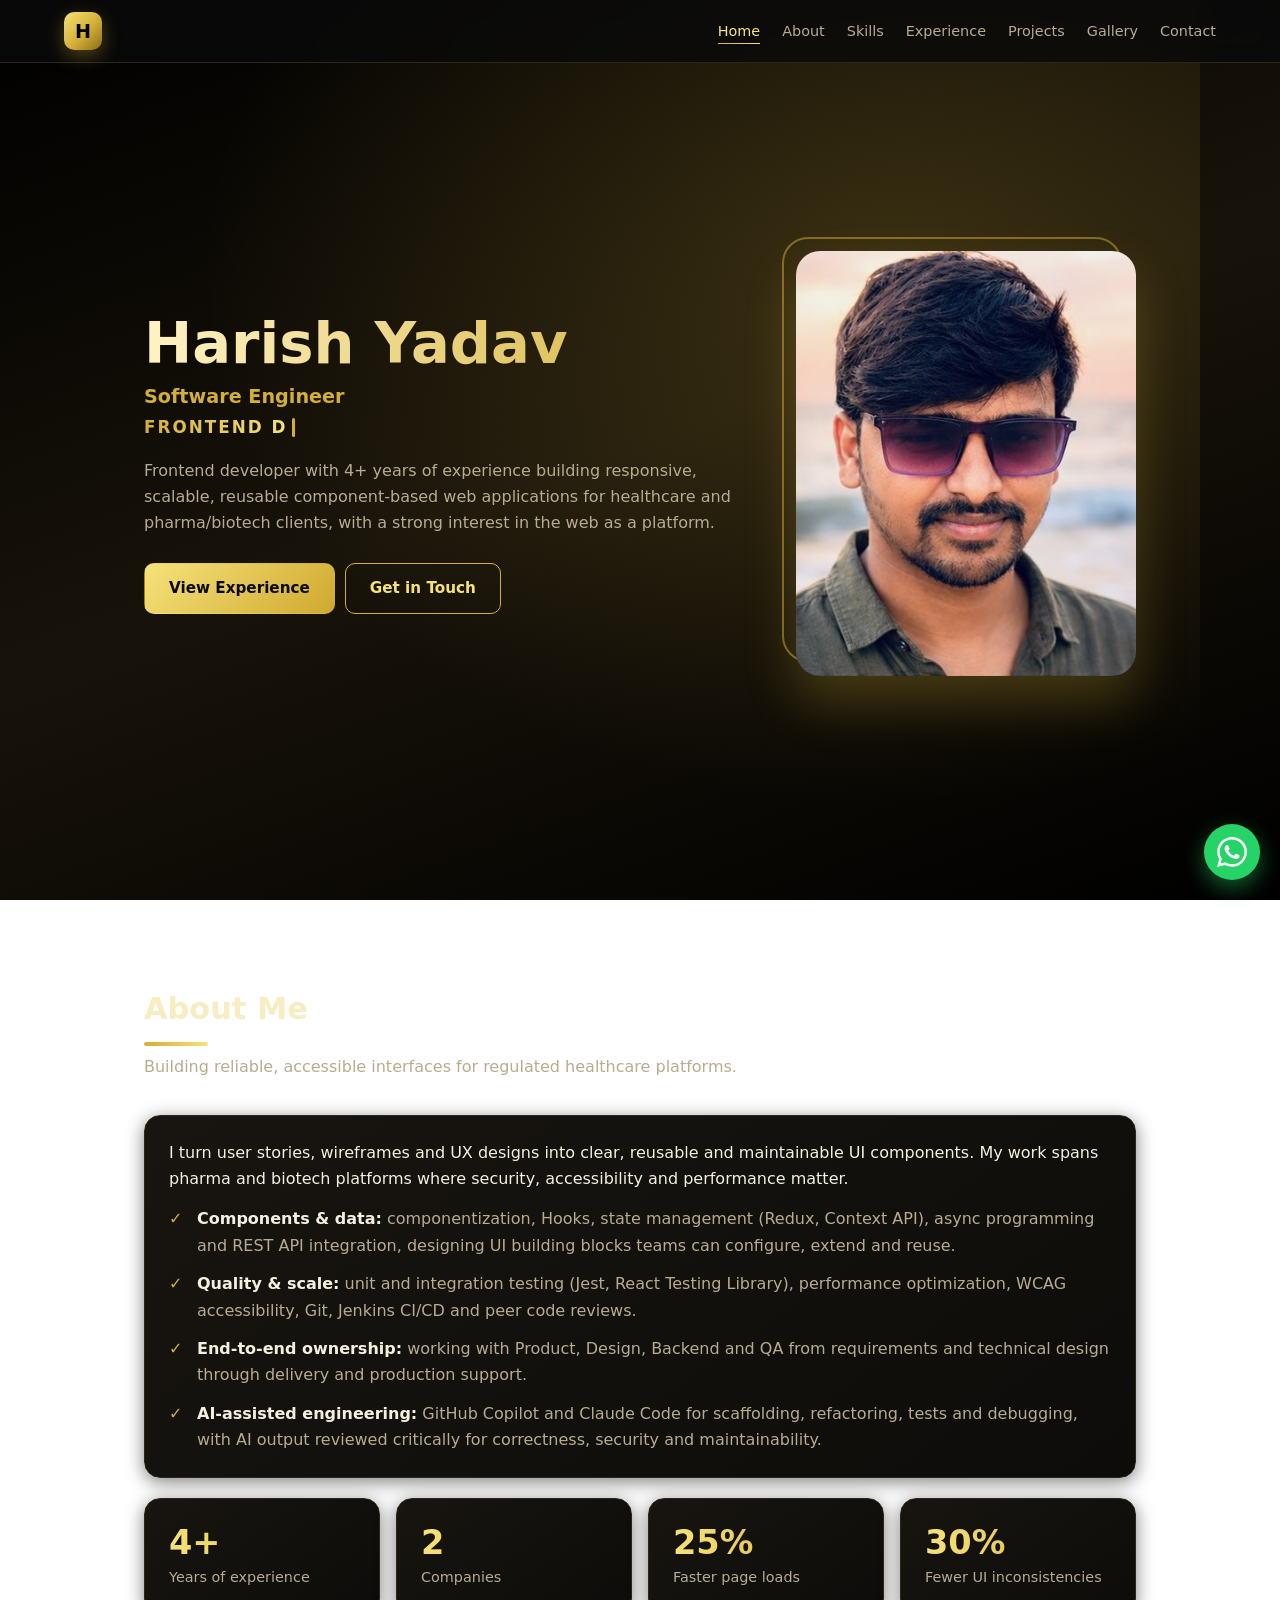
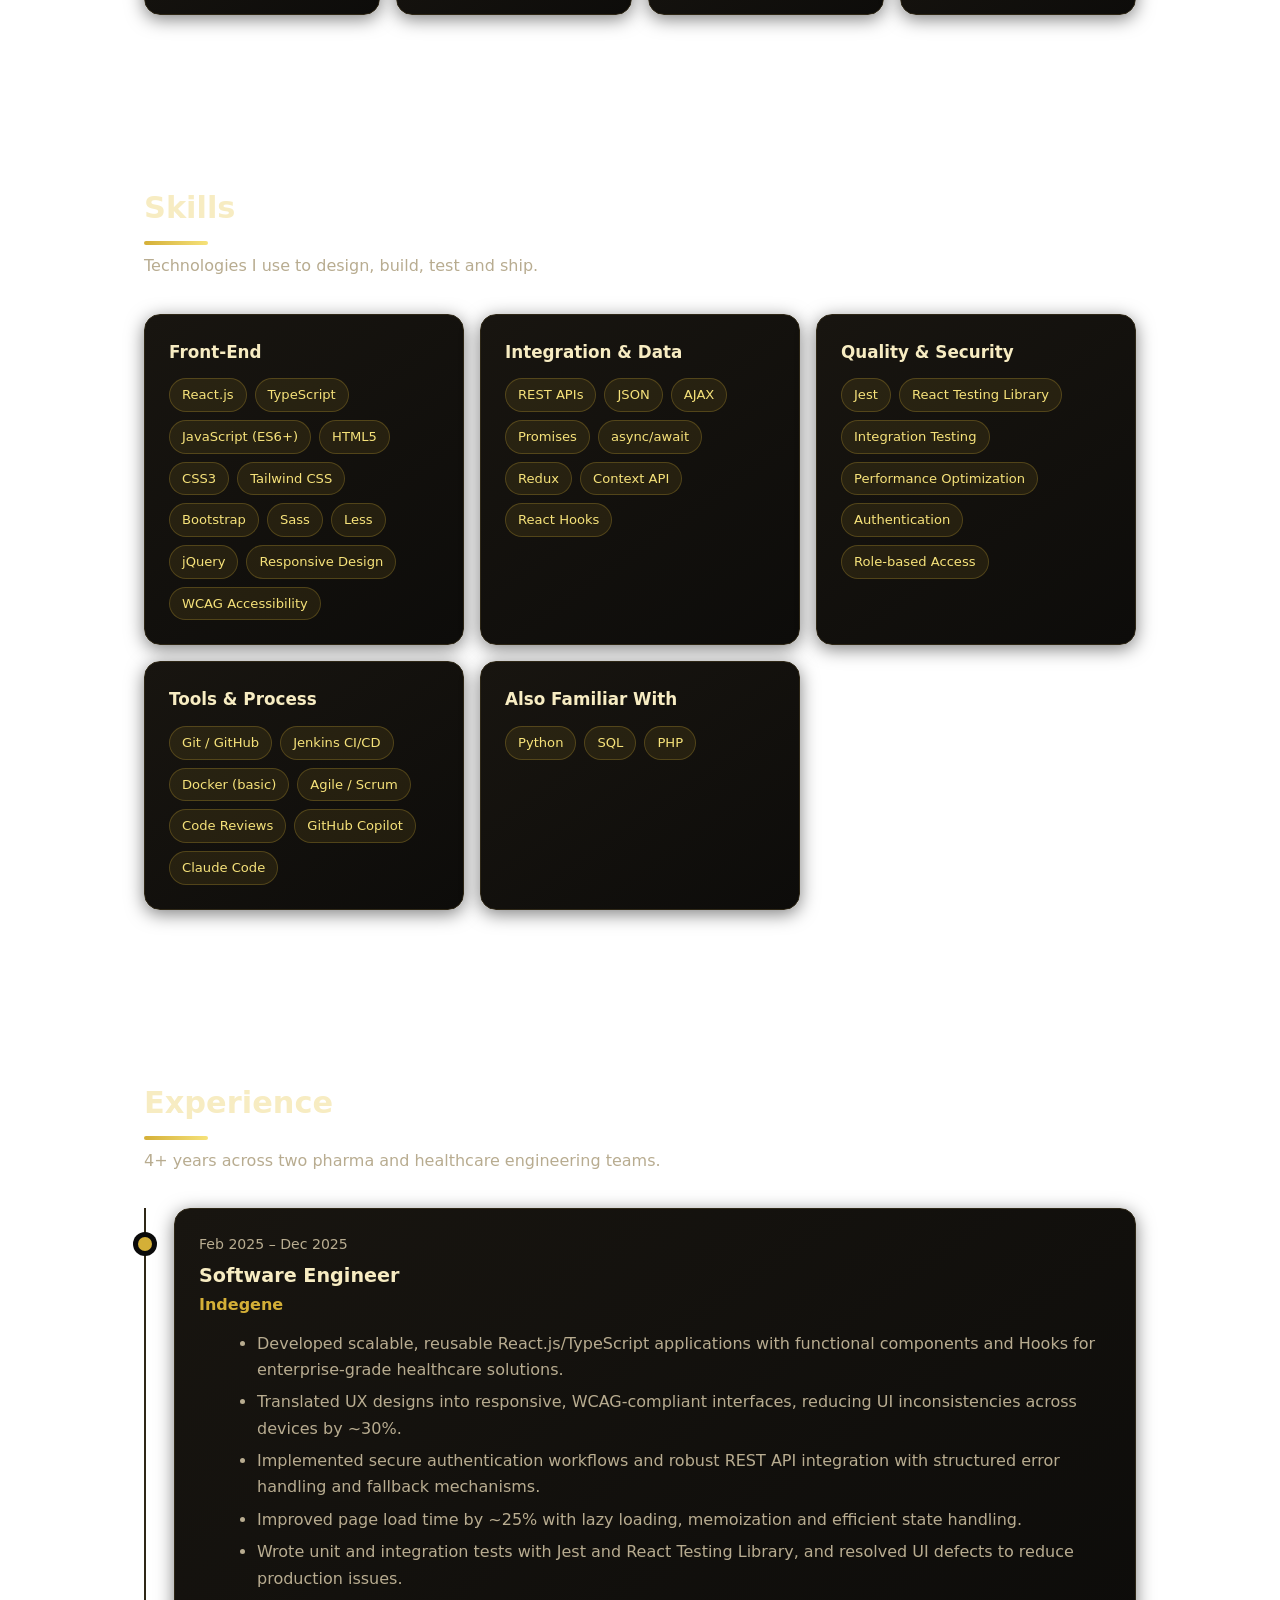
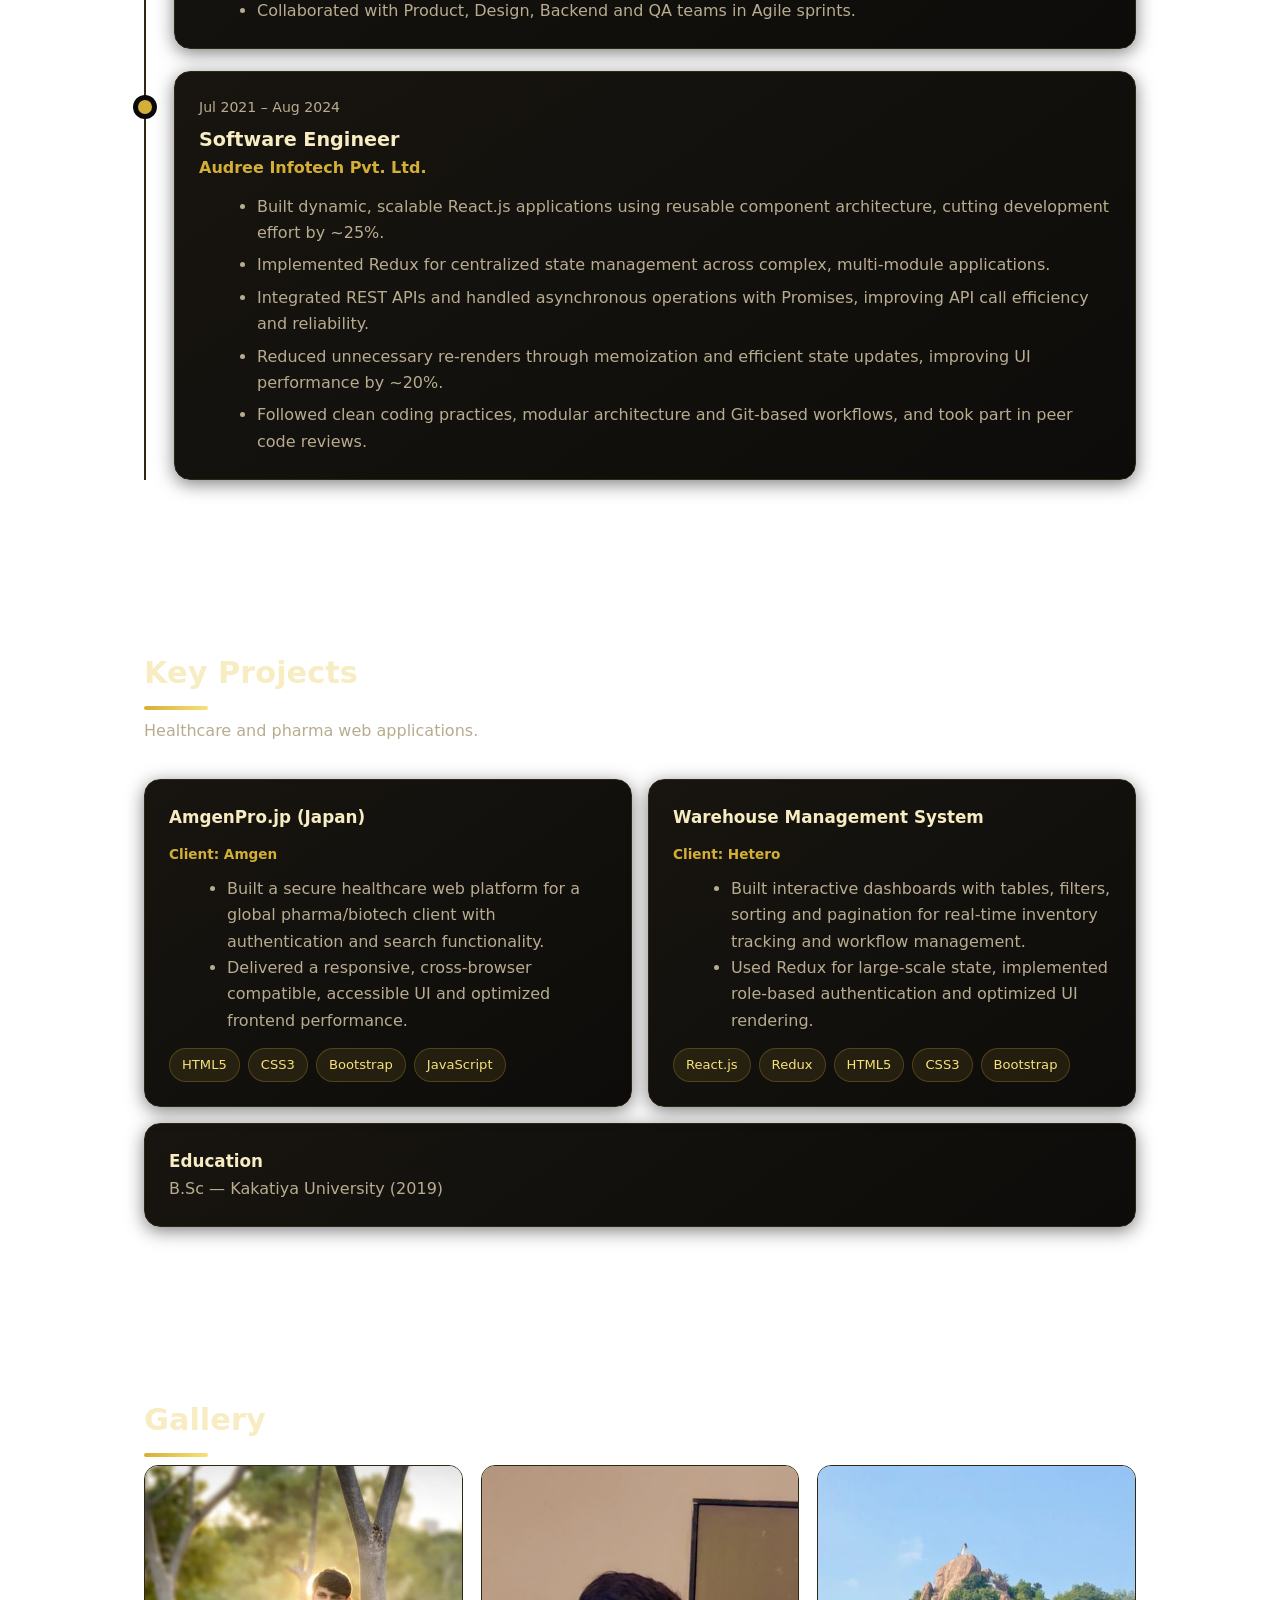
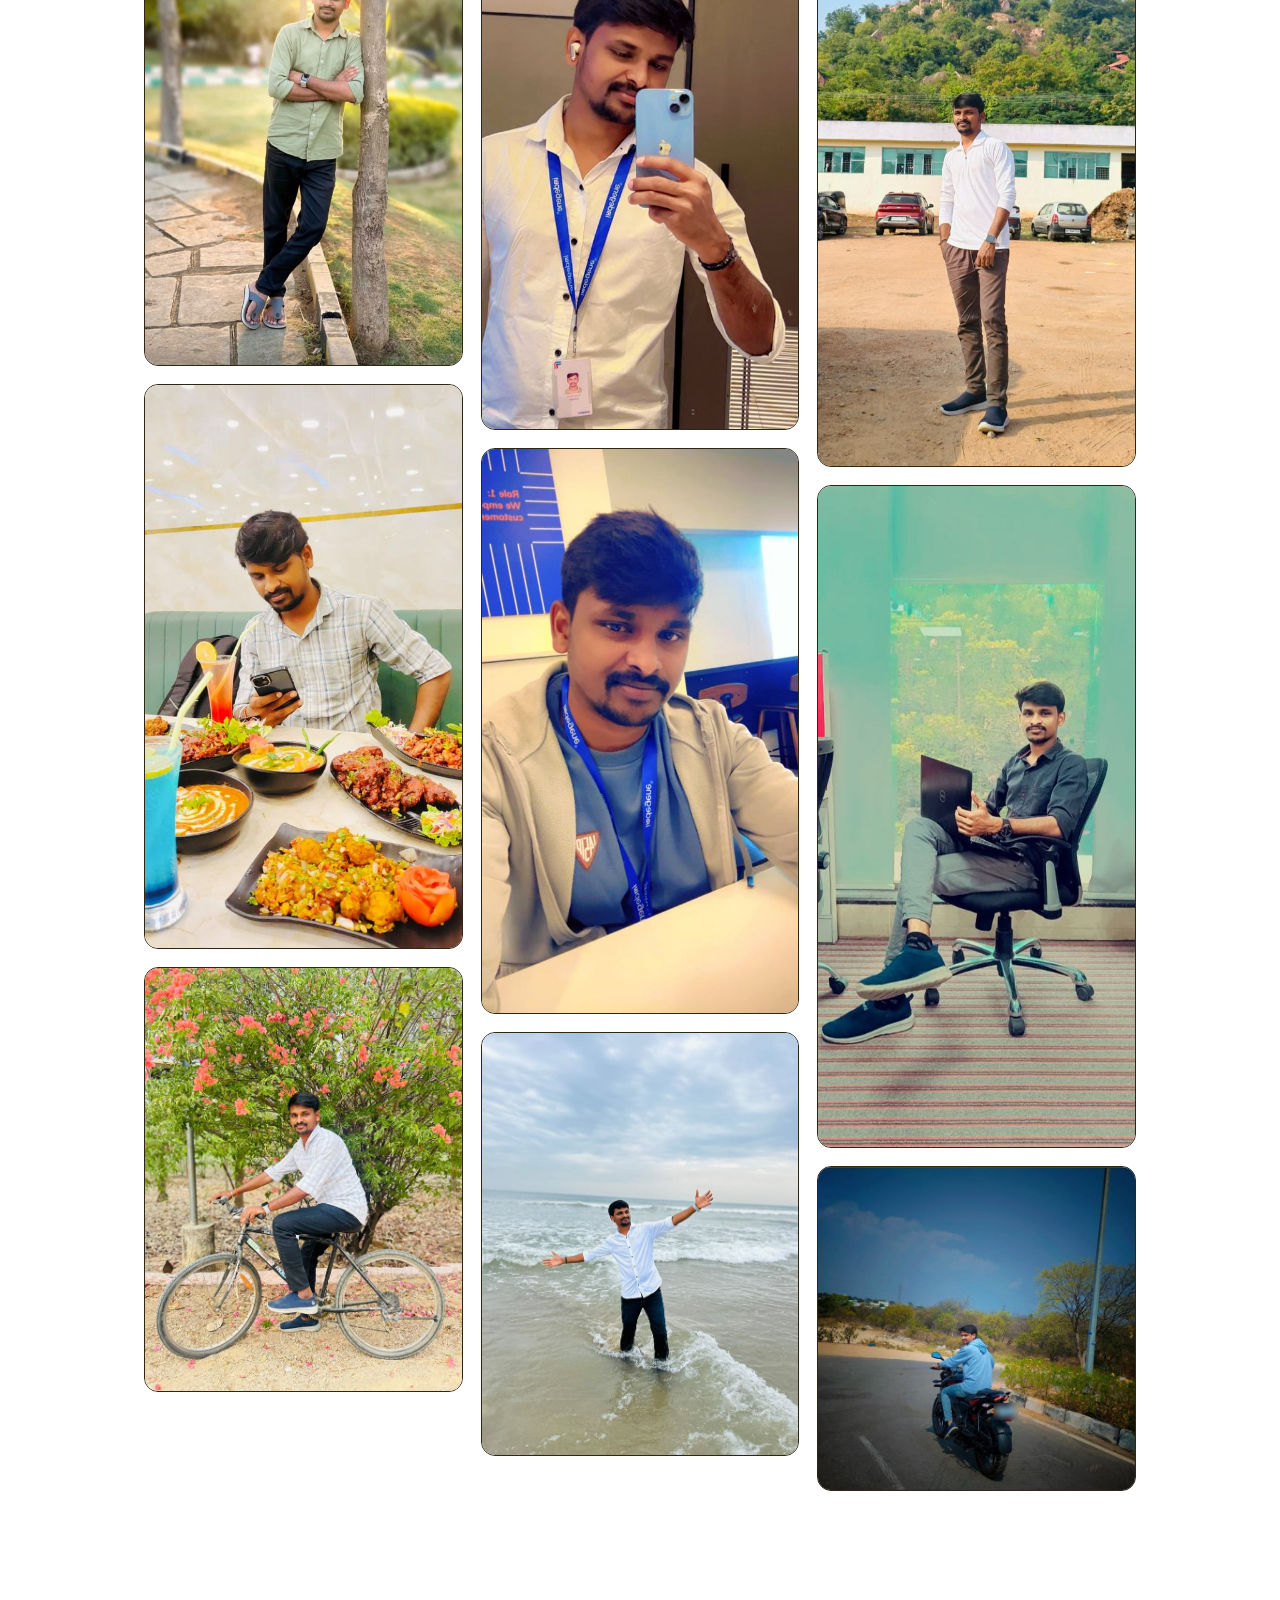
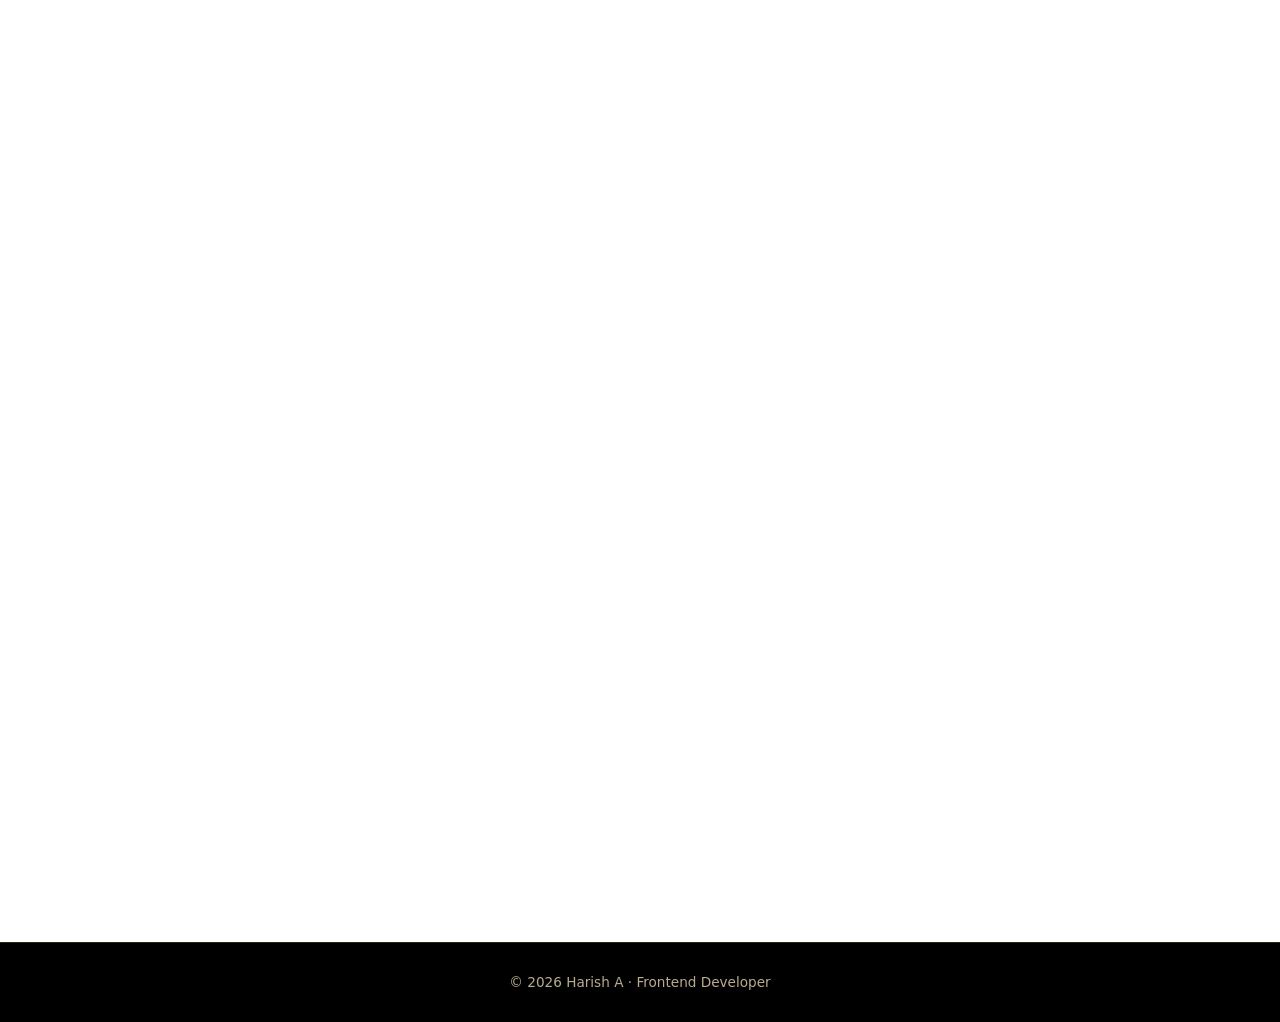
<file: index.html>
<!DOCTYPE html>
<html lang="en">

<head>
    <meta charset="utf-8">
    <meta name="viewport" content="width=device-width, initial-scale=1, viewport-fit=cover">
    <title>Harish Yadav</title>
  <link rel="stylesheet"href="style.css">
</head>

<body>
    <div id="pg"></div>
    <nav><a class="hl" href="#home" aria-label="Home">H</a>
        <ul>
            <li><a href="#home">Home</a></li>
            <li><a href="#about">About</a></li>
            <li><a href="#skills">Skills</a></li>
            <li><a href="#experience">Experience</a></li>
            <li><a href="#projects">Projects</a></li>
            <li><a href="#gallery">Gallery</a></li>
            <li><a href="#contact">Contact</a></li>
        </ul><button class="mb" type="button" aria-label="Open menu"
            aria-expanded="false"><i></i><i></i><i></i></button>
    </nav>

    <section id="home">
        <div class="ht rv">
            <h1>Harish Yadav</h1>
            <div class="role">Software Engineer</div>
           <!-- <div class="role">React.js &amp; TypeScript · Healthcare &amp; Enterprise Applications</div>-->
            <div class="eyebrow"><span id="ty">Frontend Developer</span><i class="cur"></i></div>
            <p>Frontend developer with 4+ years of experience building responsive, scalable, reusable component-based
                web applications for healthcare and pharma/biotech clients, with a strong interest in the web as a
                platform.</p>
            <a class="btn p" href="#experience">View Experience</a><a class="btn s" href="#contact">Get in Touch</a>
        </div>
        <div class="ph rv"><img
                src="[data-uri]"
                alt="Harish A"></div>
    </section>

    <section id="about">
        <h2 class="rv">About Me</h2>
        <p class="sub rv">Building reliable, accessible interfaces for regulated healthcare platforms.</p>
        <div class="card about rv">
            <div>
                <p>I turn user stories, wireframes and UX designs into clear, reusable and maintainable UI components.
                    My work spans pharma and biotech platforms where security, accessibility and performance matter.</p>
                <ul class="chk">
                    <li><b>Components &amp; data:</b> componentization, Hooks, state management (Redux, Context API),
                        async programming and REST API integration, designing UI building blocks teams can configure,
                        extend and reuse.</li>
                    <li><b>Quality &amp; scale:</b> unit and integration testing (Jest, React Testing Library),
                        performance optimization, WCAG accessibility, Git, Jenkins CI/CD and peer code reviews.</li>
                    <li><b>End-to-end ownership:</b> working with Product, Design, Backend and QA from requirements and
                        technical design through delivery and production support.</li>
                    <li><b>AI-assisted engineering:</b> GitHub Copilot and Claude Code for scaffolding, refactoring,
                        tests and debugging, with AI output reviewed critically for correctness, security and
                        maintainability.</li>
                </ul>
            </div>
        </div>
        <div class="stats">
            <div class="card stat rv"><b data-n="4" data-s="+">0</b><span>Years of experience</span></div>
            <div class="card stat rv" style="--d:.1s"><b data-n="2">0</b><span>Companies</span></div>
            <div class="card stat rv" style="--d:.2s"><b data-n="25" data-s="%">0</b><span>Faster page loads</span>
            </div>
            <div class="card stat rv" style="--d:.3s"><b data-n="30" data-s="%">0</b><span>Fewer UI
                    inconsistencies</span></div>
        </div>
    </section>

    <section id="skills">
        <h2 class="rv">Skills</h2>
        <p class="sub rv">Technologies I use to design, build, test and ship.</p>
        <div class="sg">
            <div class="card rv">
                <h3>Front-End</h3>
                <div class="tags"><span>React.js</span><span>TypeScript</span><span>JavaScript
                        (ES6+)</span><span>HTML5</span><span>CSS3</span><span>Tailwind
                        CSS</span><span>Bootstrap</span><span>Sass</span><span>Less</span><span>jQuery</span><span>Responsive
                        Design</span><span>WCAG Accessibility</span></div>
            </div>
            <div class="card rv" style="--d:.1s">
                <h3>Integration &amp; Data</h3>
                <div class="tags"><span>REST
                        APIs</span><span>JSON</span><span>AJAX</span><span>Promises</span><span>async/await</span><span>Redux</span><span>Context
                        API</span><span>React Hooks</span></div>
            </div>
            <div class="card rv" style="--d:.2s">
                <h3>Quality &amp; Security</h3>
                <div class="tags"><span>Jest</span><span>React Testing Library</span><span>Integration
                        Testing</span><span>Performance Optimization</span><span>Authentication</span><span>Role-based
                        Access</span></div>
            </div>
            <div class="card rv" style="--d:.3s">
                <h3>Tools &amp; Process</h3>
                <div class="tags"><span>Git / GitHub</span><span>Jenkins CI/CD</span><span>Docker
                        (basic)</span><span>Agile / Scrum</span><span>Code Reviews</span><span>GitHub
                        Copilot</span><span>Claude Code</span></div>
            </div>
            <div class="card rv" style="--d:.4s">
                <h3>Also Familiar With</h3>
                <div class="tags"><span>Python</span><span>SQL</span><span>PHP</span></div>
            </div>
        </div>
    </section>

    <section id="experience">
        <h2 class="rv">Experience</h2>
        <p class="sub rv">4+ years across two pharma and healthcare engineering teams.</p>
        <div class="tl">
            <div class="card rv"><span class="when">Feb 2025 – Dec 2025</span>
                <h3>Software Engineer</h3>
                <div class="co">Indegene</div>
                <ul>
                    <li>Developed scalable, reusable React.js/TypeScript applications with functional components and
                        Hooks for enterprise-grade healthcare solutions.</li>
                    <li>Translated UX designs into responsive, WCAG-compliant interfaces, reducing UI inconsistencies
                        across devices by ~30%.</li>
                    <li>Implemented secure authentication workflows and robust REST API integration with structured
                        error handling and fallback mechanisms.</li>
                    <li>Improved page load time by ~25% with lazy loading, memoization and efficient state handling.
                    </li>
                    <li>Wrote unit and integration tests with Jest and React Testing Library, and resolved UI defects to
                        reduce production issues.</li>
                    <li>Collaborated with Product, Design, Backend and QA teams in Agile sprints.</li>
                </ul>
            </div>
            <div class="card rv"><span class="when">Jul 2021 – Aug 2024</span>
                <h3>Software Engineer</h3>
                <div class="co">Audree Infotech Pvt. Ltd.</div>
                <ul>
                    <li>Built dynamic, scalable React.js applications using reusable component architecture, cutting
                        development effort by ~25%.</li>
                    <li>Implemented Redux for centralized state management across complex, multi-module applications.
                    </li>
                    <li>Integrated REST APIs and handled asynchronous operations with Promises, improving API call
                        efficiency and reliability.</li>
                    <li>Reduced unnecessary re-renders through memoization and efficient state updates, improving UI
                        performance by ~20%.</li>
                    <li>Followed clean coding practices, modular architecture and Git-based workflows, and took part in
                        peer code reviews.</li>
                </ul>
            </div>
        </div>
    </section>

    <section id="projects">
        <h2 class="rv">Key Projects</h2>
        <p class="sub rv">Healthcare and pharma web applications.</p>
        <div class="pj">
            <div class="card rv">
                <h3>AmgenPro.jp (Japan)</h3>
                <div class="cl">Client: Amgen</div>
                <ul>
                    <li>Built a secure healthcare web platform for a global pharma/biotech client with authentication
                        and search functionality.</li>
                    <li>Delivered a responsive, cross-browser compatible, accessible UI and optimized frontend
                        performance.</li>
                </ul>
                <div class="tags"><span>HTML5</span><span>CSS3</span><span>Bootstrap</span><span>JavaScript</span></div>
            </div>
            <div class="card rv" style="--d:.1s">
                <h3>Warehouse Management System</h3>
                <div class="cl">Client: Hetero</div>
                <ul>
                    <li>Built interactive dashboards with tables, filters, sorting and pagination for real-time
                        inventory tracking and workflow management.</li>
                    <li>Used Redux for large-scale state, implemented role-based authentication and optimized UI
                        rendering.</li>
                </ul>
                <div class="tags">
                    <span>React.js</span><span>Redux</span><span>HTML5</span><span>CSS3</span><span>Bootstrap</span>
                </div>
            </div>
        </div>
        <div class="card rv" style="margin-top:16px">
            <h3 style="color:var(--navy);font-size:1.05rem">Education</h3>
            <p style="color:var(--muted)">B.Sc — Kakatiya University (2019)</p>
        </div>
    </section>

    <section id="gallery">
        <h2 class="rv">Gallery</h2>
        <div class="gal">
            <figure class="rv" style="--d:0.00s"><img src="img/1.jfif" alt="Harish A" loading="lazy"></figure>
            <figure class="rv" style="--d:0.15s"><img src="img/2.jfif"alt="Harish A" loading="lazy"></figure>
            <figure class="rv" style="--d:0.30s"><img src="img/3.jfif"alt="Side profile in an orange tee" loading="lazy"></figure>
            <figure class="rv" style="--d:0.00s"><img src="img/4.jfif" alt="Night walk on the bridge" loading="lazy"></figure>
            <figure class="rv" style="--d:0.15s"><img src="img/5.jfif"alt="Dinner with friends" loading="lazy"></figure>
            <figure class="rv" style="--d:0.30s"><img src="img/6.jfif"alt="At the office" loading="lazy"></figure>
            <figure class="rv" style="--d:0.00s"><img src="img/7.jfif"alt="Standing in front of a hill" loading="lazy"></figure>
            <figure class="rv" style="--d:0.15s"><img src="img/8.jfif" alt="On a bicycle among flowers" loading="lazy"></figure>
            <figure class="rv" style="--d:0.30s"><img src="img/9.jfif" alt="At the beach" loading="lazy"></figure>
            <figure class="rv" style="--d:0.00s"><img src="img/10.jfif" alt="Out on a ride" loading="lazy"></figure>
            <figure class="rv" style="--d:0.15s"><img src="img/11.jfif"  alt="Working at my desk" loading="lazy"></figure>
        </div>
    </section>

    <section id="contact">
        <h2 class="rv">Contact</h2>
        <p class="sub rv">Open to Frontend / React.js roles in healthcare and beyond.</p>
        <div class="cg"><a class="card cc rv" href="tel:+919949825374"><svg viewBox="0 0 24 24" width="26" height="26"
                    fill="currentColor" aria-hidden="true">
                    <path
                        d="M6.6 10.8a15 15 0 006.6 6.6l2.2-2.2a1 1 0 011-.25 11.4 11.4 0 003.6.6 1 1 0 011 1V20a1 1 0 01-1 1A17 17 0 013 4a1 1 0 011-1h3.5a1 1 0 011 1c0 1.25.2 2.45.6 3.6a1 1 0 01-.25 1z" />
                </svg><span><b>Phone</b>9949825374</span></a><a class="card cc rv"
                href="mailto:harishavula3214@gmail.com"><svg viewBox="0 0 24 24" width="26" height="26"
                    fill="currentColor" aria-hidden="true">
                    <path
                        d="M20 4H4a2 2 0 00-2 2v12a2 2 0 002 2h16a2 2 0 002-2V6a2 2 0 00-2-2zm0 4l-8 5-8-5V6l8 5 8-5v2z" />
                </svg><span><b>Email</b>harishavula3214@gmail.com</span></a><a class="card cc rv"
                href="https://www.linkedin.com/in/harish-a-6782b31a3" target="_blank" rel="noopener"><svg
                    viewBox="0 0 24 24" width="26" height="26" fill="currentColor" aria-hidden="true">
                    <path
                        d="M20.447 20.452h-3.554v-5.569c0-1.328-.027-3.037-1.852-3.037-1.853 0-2.136 1.445-2.136 2.939v5.667H9.351V9h3.414v1.561h.046c.477-.9 1.637-1.85 3.37-1.85 3.601 0 4.267 2.37 4.267 5.455v6.286zM5.337 7.433a2.062 2.062 0 01-2.063-2.065 2.064 2.064 0 112.063 2.065zm1.782 13.019H3.555V9h3.564v11.452zM22.225 0H1.771C.792 0 0 .774 0 1.729v20.542C0 23.227.792 24 1.771 24h20.451C23.2 24 24 23.227 24 22.271V1.729C24 .774 23.2 0 22.222 0h.003z" />
                </svg><span><b>LinkedIn</b>harish-a-6782b31a3</span></a><a class="card cc wa rv"
                href="https://wa.me/919949825374" target="_blank" rel="noopener"><svg viewBox="0 0 24 24" width="26"
                    height="26" fill="currentColor" aria-hidden="true">
                    <path
                        d="M17.472 14.382c-.297-.149-1.758-.867-2.03-.967-.273-.099-.471-.148-.67.15-.197.297-.767.966-.94 1.164-.173.199-.347.223-.644.075-.297-.15-1.255-.463-2.39-1.475-.883-.788-1.48-1.761-1.653-2.059-.173-.297-.018-.458.13-.606.134-.133.298-.347.446-.52.149-.174.198-.298.298-.497.099-.198.05-.371-.025-.52-.075-.149-.669-1.612-.916-2.207-.242-.579-.487-.5-.669-.51-.173-.008-.371-.01-.57-.01-.198 0-.52.074-.792.372-.272.297-1.04 1.016-1.04 2.479 0 1.462 1.065 2.875 1.213 3.074.149.198 2.096 3.2 5.077 4.487.709.306 1.262.489 1.694.625.712.227 1.36.195 1.871.118.571-.085 1.758-.719 2.006-1.413.248-.694.248-1.289.173-1.413-.074-.124-.272-.198-.57-.347m-5.421 7.403h-.004a9.87 9.87 0 01-5.031-1.378l-.361-.214-3.741.982.998-3.648-.235-.374a9.86 9.86 0 01-1.51-5.26c.001-5.45 4.436-9.884 9.888-9.884 2.64 0 5.122 1.03 6.988 2.898a9.825 9.825 0 012.893 6.994c-.003 5.45-4.437 9.884-9.885 9.884m8.413-18.297A11.815 11.815 0 0012.05 0C5.495 0 .16 5.335.157 11.892c0 2.096.547 4.142 1.588 5.945L.057 24l6.305-1.654a11.882 11.882 0 005.683 1.448h.005c6.554 0 11.89-5.335 11.893-11.893a11.821 11.821 0 00-3.48-8.413z" />
                </svg><span><b>WhatsApp</b>Chat with me</span></a></div>
        <button class="btn p rv" id="rbtn" type="button"><svg viewBox="0 0 24 24" width="18" height="18"
                style="vertical-align:-3px" fill="currentColor" aria-hidden="true">
                <path d="M5 20h14v-2H5v2zM19 9h-4V3H9v6H5l7 7 7-7z" />
            </svg> Download Resume</button>
    </section>
    <a class="fab" href="https://wa.me/919949825374" target="_blank" rel="noopener" aria-label="Chat on WhatsApp"><svg
            viewBox="0 0 24 24" width="30" height="30" fill="currentColor" aria-hidden="true">
            <path
                d="M17.472 14.382c-.297-.149-1.758-.867-2.03-.967-.273-.099-.471-.148-.67.15-.197.297-.767.966-.94 1.164-.173.199-.347.223-.644.075-.297-.15-1.255-.463-2.39-1.475-.883-.788-1.48-1.761-1.653-2.059-.173-.297-.018-.458.13-.606.134-.133.298-.347.446-.52.149-.174.198-.298.298-.497.099-.198.05-.371-.025-.52-.075-.149-.669-1.612-.916-2.207-.242-.579-.487-.5-.669-.51-.173-.008-.371-.01-.57-.01-.198 0-.52.074-.792.372-.272.297-1.04 1.016-1.04 2.479 0 1.462 1.065 2.875 1.213 3.074.149.198 2.096 3.2 5.077 4.487.709.306 1.262.489 1.694.625.712.227 1.36.195 1.871.118.571-.085 1.758-.719 2.006-1.413.248-.694.248-1.289.173-1.413-.074-.124-.272-.198-.57-.347m-5.421 7.403h-.004a9.87 9.87 0 01-5.031-1.378l-.361-.214-3.741.982.998-3.648-.235-.374a9.86 9.86 0 01-1.51-5.26c.001-5.45 4.436-9.884 9.888-9.884 2.64 0 5.122 1.03 6.988 2.898a9.825 9.825 0 012.893 6.994c-.003 5.45-4.437 9.884-9.885 9.884m8.413-18.297A11.815 11.815 0 0012.05 0C5.495 0 .16 5.335.157 11.892c0 2.096.547 4.142 1.588 5.945L.057 24l6.305-1.654a11.882 11.882 0 005.683 1.448h.005c6.554 0 11.89-5.335 11.893-11.893a11.821 11.821 0 00-3.48-8.413z" />
        </svg></a>
    <footer>© 2026 Harish A · Frontend Developer</footer>

<script src="script.js"></script>
</body>

</html>
</file>
<file: style.css>
:root {
            --bg: #0a0a0a;
            --card: #141210;
            --text: #f5efe0;
            --muted: #b8ac90;
            --a: #d4af37;
            --a2: #f6e27a;
            --line: #2e2716;
            --navy: #f7ecc2;
            box-sizing: border-box;
            padding-top: env(safe-area-inset-top, 0px);
            padding-bottom: env(safe-area-inset-bottom, 0px)
        }

        * {
            box-sizing: border-box;
            margin: 0
        }

        html {
            scroll-behavior: smooth;
            scroll-padding-top: 72px
        }

        body {
            background: var(--bg);
            color: var(--text);
            font-family: system-ui, -apple-system, "Segoe UI", Roboto, Helvetica, Arial, sans-serif;
            line-height: 1.65;
            overflow-x: hidden
        }

        #pg {
            position: fixed;
            top: 0;
            left: 0;
            height: 3px;
            width: 0;
            z-index: 30;
            background: linear-gradient(90deg, var(--a), var(--a2))
        }

        nav {
            position: fixed;
            top: 0;
            left: 0;
            right: 0;
            z-index: 20;
            display: flex;
            justify-content: space-between;
            align-items: center;
            gap: 16px;
            padding: 12px 5vw;
            padding-top: calc(12px + env(safe-area-inset-top, 0px));
            background: rgba(10, 10, 10, .85);
            backdrop-filter: blur(10px);
            border-bottom: 1px solid var(--line)
        }

        .hl {
            display: grid;
            place-items: center;
            flex: none;
            width: 38px;
            height: 38px;
            border-radius: 10px;
            background: linear-gradient(135deg, var(--a), var(--a2));
            color: #fff;
            font-weight: 800;
            font-size: 1.2rem;
            text-decoration: none
        }

        nav ul {
            display: flex;
            gap: 22px;
            list-style: none;
            padding: 0;
            overflow-x: auto;
            scrollbar-width: none
        }

        nav a {
            color: var(--muted);
            text-decoration: none;
            font-size: .9rem;
            font-weight: 500;
            white-space: nowrap;
            position: relative;
            padding: 4px 0
        }

        nav ul a::after {
            content: "";
            position: absolute;
            left: 0;
            bottom: -2px;
            height: 2px;
            width: 0;
            background: var(--a);
            transition: width .3s
        }

        nav ul a:hover,
        nav ul a.act {
            color: var(--a)
        }

        nav ul a:hover::after,
        nav ul a.act::after {
            width: 100%
        }

        section {
            padding: 84px 5vw;
            max-width: 1120px;
            margin: auto
        }

        #home {
            min-height: 100vh;
            display: flex;
            align-items: center;
            justify-content: center;
            gap: 56px;
            flex-wrap: wrap-reverse;
            padding-top: 110px
        }

        .ht {
            flex: 1 1 360px;
            max-width: 600px
        }

        .eyebrow {
            color: var(--a);
            font-weight: 700;
            letter-spacing: .12em;
            font-size: .8rem;
            text-transform: uppercase
        }

        h1 {
            font-size: clamp(2.3rem, 5.5vw, 3.6rem);
            line-height: 1.1;
            margin: 10px 0 6px;
            color: var(--navy)
        }

        .role {
            font-size: 1.2rem;
            font-weight: 600;
            color: var(--a)
        }

        .ht p {
            color: var(--muted);
            margin: 16px 0 26px
        }

        .btn {
            display: inline-flex;
            align-items: center;
            gap: 8px;
            padding: 12px 24px;
            border-radius: 10px;
            text-decoration: none;
            font: inherit;
            font-weight: 600;
            font-size: .95rem;
            cursor: pointer;
            border: 1px solid var(--a);
            transition: .25s;
            margin: 0 10px 10px 0
        }

        .btn.p {
            background: var(--a);
            color: #fff
        }

        .btn.p:hover {
            background: #174fc0;
            transform: translateY(-2px);
            box-shadow: 0 10px 24px rgba(29, 99, 234, .3)
        }

        .btn.s {
            background: transparent;
            color: var(--a)
        }

        .btn.s:hover {
            background: rgba(29, 99, 234, .08);
            transform: translateY(-2px)
        }

        .ph {
            position: relative;
            flex: 0 1 340px;
            width: min(340px, 80vw);
            aspect-ratio: 4/5
        }

        .ph::before {
            content: "";
            position: absolute;
            inset: -14px 14px 14px -14px;
            border: 2px solid var(--a);
            border-radius: 26px;
            opacity: .3
        }

        .ph img {
            position: relative;
            width: 100%;
            height: 100%;
            object-fit: cover;
            object-position: 50% 25%;
            border-radius: 24px;
            display: block;
            box-shadow: 0 26px 50px rgba(29, 99, 234, .22)
        }

        .bd {
            position: absolute;
            left: -18px;
            bottom: 28px;
            background: var(--card);
            border: 1px solid var(--line);
            border-radius: 12px;
            padding: 10px 16px;
            font-size: .85rem;
            font-weight: 600;
            box-shadow: 0 12px 28px rgba(15, 35, 66, .12);
            animation: bob 4.5s ease-in-out infinite
        }

        .bd b {
            color: var(--a);
            font-size: 1.1rem;
            display: block;
            line-height: 1.2
        }

        @keyframes bob {
            50% {
                transform: translateY(-8px)
            }
        }

        h2 {
            font-size: 1.9rem;
            color: var(--navy);
            margin-bottom: 8px
        }

        .sub {
            color: var(--muted);
            margin-bottom: 34px
        }

        h2::after {
            content: "";
            display: block;
            width: 0;
            height: 4px;
            border-radius: 4px;
            margin-top: 8px;
            background: linear-gradient(90deg, var(--a), var(--a2));
            transition: width .9s .3s
        }

        h2.on::after {
            width: 64px
        }

        .rv {
            opacity: 0;
            transform: translateY(24px);
            transition: opacity .7s var(--d, 0s), transform .7s var(--d, 0s)
        }

        .rv.on {
            opacity: 1;
            transform: none
        }

        .card {
            background: var(--card);
            border: 1px solid var(--line);
            border-radius: 16px;
            padding: 24px;
            box-shadow: 0 4px 18px rgba(29, 99, 234, .06);
            transition: box-shadow .3s, border-color .3s, transform .3s
        }

        .card:hover {
            border-color: var(--a);
            box-shadow: 0 14px 34px rgba(29, 99, 234, .14)
        }

        .stats {
            display: grid;
            grid-template-columns: repeat(auto-fit, minmax(170px, 1fr));
            gap: 16px;
            margin-top: 20px
        }

        .stat b {
            font-size: 2.1rem;
            color: var(--a);
            display: block;
            line-height: 1.2
        }

        .stat span {
            color: var(--muted);
            font-size: .9rem
        }

        .about {
            display: flex;
            gap: 30px;
            align-items: center;
            flex-wrap: wrap
        }

        .about>div {
            flex: 1 1 320px
        }

        ul.chk {
            list-style: none;
            padding: 0;
            margin-top: 14px;
            display: grid;
            gap: 12px;
            color: var(--muted)
        }

        ul.chk li {
            padding-left: 28px;
            position: relative
        }

        ul.chk li::before {
            content: "✓";
            position: absolute;
            left: 0;
            top: 0;
            color: var(--a);
            font-weight: 800
        }

        ul.chk b {
            color: var(--text)
        }

        .sg {
            display: grid;
            grid-template-columns: repeat(auto-fit, minmax(250px, 1fr));
            gap: 16px
        }

        .sg h3,
        .pj h3 {
            font-size: 1.05rem;
            color: var(--navy);
            margin-bottom: 12px
        }

        .tags {
            display: flex;
            flex-wrap: wrap;
            gap: 8px
        }

        .tags span {
            font-size: .82rem;
            padding: 5px 12px;
            border-radius: 20px;
            background: rgba(29, 99, 234, .07);
            color: var(--a);
            font-weight: 500;
            transition: .25s
        }

        .tags span:hover {
            background: var(--a);
            color: #fff;
            transform: translateY(-2px)
        }

        .tl {
            border-left: 2px solid var(--line);
            padding-left: 28px;
            display: grid;
            gap: 22px
        }

        .tl .card {
            position: relative
        }

        .tl .card::before {
            content: "";
            position: absolute;
            left: -37px;
            top: 28px;
            width: 14px;
            height: 14px;
            border-radius: 50%;
            background: var(--a);
            box-shadow: 0 0 0 5px var(--bg);
            animation: ping 2.4s infinite
        }

        @keyframes ping {
            0% {
                box-shadow: 0 0 0 5px var(--bg), 0 0 0 5px rgba(29, 99, 234, .5)
            }

            100% {
                box-shadow: 0 0 0 5px var(--bg), 0 0 0 18px rgba(29, 99, 234, 0)
            }
        }

        .tl h3 {
            font-size: 1.2rem;
            color: var(--navy)
        }

        .tl .co {
            color: var(--a);
            font-weight: 600
        }

        .when {
            color: var(--muted);
            font-size: .88rem;
            display: block;
            margin-bottom: 4px
        }

        .tl ul {
            margin: 12px 0 0 18px;
            color: var(--muted)
        }

        .tl li {
            margin-top: 6px
        }

        .pj {
            display: grid;
            grid-template-columns: repeat(auto-fit, minmax(300px, 1fr));
            gap: 16px
        }

        .pj .card ul {
            margin: 10px 0 14px 18px;
            color: var(--muted)
        }

        .pj .cl {
            color: var(--a);
            font-size: .85rem;
            font-weight: 600
        }

        .gal {
            column-width: 240px;
            column-gap: 18px
        }

        .gal figure {
            break-inside: avoid;
            margin: 0 0 18px;
            overflow: hidden;
            border-radius: 14px;
            border: 1px solid var(--line);
            background: var(--card)
        }

        .gal img {
            width: 100%;
            height: auto;
            display: block;
            transition: transform .6s
        }

        .gal figure:hover img {
            transform: scale(1.05)
        }

        .cg {
            display: grid;
            grid-template-columns: repeat(auto-fit, minmax(230px, 1fr));
            gap: 16px;
            margin-bottom: 26px
        }

        .cc {
            display: flex;
            align-items: center;
            gap: 14px;
            color: var(--text);
            text-decoration: none
        }

        .cc svg {
            flex: none;
            color: var(--a)
        }

        .cc.wa svg {
            color: #25d366
        }

        .cc span {
            display: grid;
            overflow-wrap: anywhere;
            color: var(--muted);
            font-size: .9rem
        }

        .cc b {
            color: var(--text)
        }

        .fab {
            position: fixed;
            right: 20px;
            bottom: calc(20px + env(safe-area-inset-bottom, 0px));
            z-index: 25;
            width: 56px;
            height: 56px;
            border-radius: 50%;
            background: #25d366;
            color: #fff;
            display: grid;
            place-items: center;
            box-shadow: 0 8px 22px rgba(37, 211, 102, .45);
            animation: pulse 2.4s infinite;
            transition: transform .25s
        }

        .fab:hover {
            transform: scale(1.1)
        }

        @keyframes pulse {
            0% {
                box-shadow: 0 0 0 0 rgba(37, 211, 102, .5)
            }

            70%,
            100% {
                box-shadow: 0 0 0 18px rgba(37, 211, 102, 0)
            }
        }

        footer {
            text-align: center;
            color: var(--muted);
            padding: 28px;
            font-size: .85rem;
            border-top: 1px solid var(--line);
            background: var(--card)
        }

        @media(max-width:640px) {
            #home {
                text-align: center
            }

            .ht p {
                margin-inline: auto
            }

            nav ul {
                gap: 14px
            }

            .bd {
                left: 8px
            }
        }

        @media(prefers-reduced-motion:reduce) {
            * {
                animation: none !important;
                transition: none !important
            }

            .rv {
                opacity: 1;
                transform: none
            }

            h2::after {
                width: 64px
            }
        }

        .eyebrow {
            font-size: 1.05rem;
            min-height: 1.7em;
            display: flex;
            align-items: center
        }

        #ty {
            background: linear-gradient(90deg, var(--a), var(--a2), var(--a));
            background-size: 200% auto;
            -webkit-background-clip: text;
            background-clip: text;
            color: transparent;
            animation: shine 4s linear infinite
        }

        @keyframes shine {
            to {
                background-position: 200% center
            }
        }

        .cur {
            display: inline-block;
            width: 3px;
            height: 1.1em;
            background: var(--a);
            margin-left: 4px;
            border-radius: 2px;
            animation: blink 1s steps(1) infinite
        }

        @keyframes blink {
            50% {
                opacity: 0
            }
        }

        body {
            background: linear-gradient(160deg, #000 0%, #18130a 50%, #000 100%);
            background-attachment: fixed
        }

        #home {
            background: radial-gradient(ellipse at 72% 30%, rgba(212, 175, 55, .2), transparent 60%)
        }

        #pg {
            background: linear-gradient(90deg, #8a6d1a, #d4af37, #f6e27a)
        }

        h1 {
            background: linear-gradient(90deg, #fff3c4, #d4af37, #fff3c4);
            background-size: 200% auto;
            -webkit-background-clip: text;
            background-clip: text;
            color: transparent;
            animation: gshine 6s linear infinite
        }

        @keyframes gshine {
            to {
                background-position: 200% center
            }
        }

        .hl {
            background: linear-gradient(135deg, #f6e27a, #d4af37 55%, #8a6d1a);
            color: #000;
            box-shadow: 0 6px 18px rgba(212, 175, 55, .35)
        }

        .btn {
            border-color: #d4af37
        }

        .btn.p {
            background: linear-gradient(135deg, #f6e27a, #d4af37 50%, #a67c00);
            background-size: 200% auto;
            color: #0a0a0a;
            border-color: transparent
        }

        .btn.p:hover {
            background-position: right center;
            transform: translateY(-2px);
            box-shadow: 0 10px 26px rgba(212, 175, 55, .45)
        }

        .btn.s {
            color: #f6e27a
        }

        .btn.s:hover {
            background: linear-gradient(135deg, rgba(212, 175, 55, .28), rgba(0, 0, 0, .2));
            color: #fff;
            box-shadow: 0 8px 22px rgba(212, 175, 55, .25)
        }

        nav ul a:hover,
        nav ul a.act {
            color: #f6e27a
        }

        nav ul a::after {
            background: linear-gradient(90deg, #d4af37, #f6e27a)
        }

        .card {
            background: linear-gradient(145deg, #181510, #0d0c0a);
            box-shadow: 0 4px 18px rgba(0, 0, 0, .5)
        }

        .card:hover {
            border-color: #d4af37;
            background: linear-gradient(145deg, #241c0a, #0d0c0a);
            box-shadow: 0 14px 34px rgba(212, 175, 55, .22)
        }

        .stat b {
            background: linear-gradient(90deg, #f6e27a, #d4af37);
            -webkit-background-clip: text;
            background-clip: text;
            color: transparent
        }

        .tags span {
            background: rgba(212, 175, 55, .1);
            color: #f6e27a;
            border: 1px solid rgba(212, 175, 55, .25)
        }

        .tags span:hover {
            background: linear-gradient(135deg, #f6e27a, #d4af37);
            color: #000
        }

        .ph::before {
            border-color: #d4af37;
            opacity: .5
        }

        .ph img {
            box-shadow: 0 26px 50px rgba(212, 175, 55, .25)
        }

        .bd b {
            color: #f6e27a
        }

        @keyframes ping {
            0% {
                box-shadow: 0 0 0 5px #0a0a0a, 0 0 0 5px rgba(212, 175, 55, .6)
            }

            100% {
                box-shadow: 0 0 0 5px #0a0a0a, 0 0 0 18px rgba(212, 175, 55, 0)
            }
        }

        .tl .card::before {
            background: #d4af37
        }

        footer {
            background: #000
        }

        html {
            -webkit-text-size-adjust: 100%
        }

        img {
            max-width: 100%
        }

        nav {
            -webkit-backdrop-filter: blur(10px);
            padding-left: max(5vw, env(safe-area-inset-left, 0px));
            padding-right: max(5vw, env(safe-area-inset-right, 0px))
        }

        section {
            padding-left: max(5vw, env(safe-area-inset-left, 0px));
            padding-right: max(5vw, env(safe-area-inset-right, 0px))
        }

        #home {
            min-height: 100vh;
            min-height: 100svh
        }

        .mb {
            display: none;
            flex: none;
            width: 44px;
            height: 44px;
            border: 1px solid var(--line);
            border-radius: 10px;
            background: transparent;
            cursor: pointer;
            flex-direction: column;
            justify-content: center;
            align-items: center;
            gap: 5px;
            padding: 0
        }

        .mb i {
            display: block;
            width: 20px;
            height: 2px;
            background: var(--a2);
            border-radius: 2px;
            transition: transform .3s, opacity .3s
        }

        .mb[aria-expanded="true"] i:nth-child(1) {
            transform: translateY(7px) rotate(45deg)
        }

        .mb[aria-expanded="true"] i:nth-child(2) {
            opacity: 0
        }

        .mb[aria-expanded="true"] i:nth-child(3) {
            transform: translateY(-7px) rotate(-45deg)
        }

        @media(max-width:860px) {
            .mb {
                display: flex
            }

            nav ul {
                position: fixed;
                top: calc(68px + env(safe-area-inset-top, 0px));
                left: 0;
                right: 0;
                flex-direction: column;
                gap: 0;
                padding: 8px max(5vw, env(safe-area-inset-left, 0px)) 14px;
                background: rgba(10, 10, 10, .97);
                border-bottom: 1px solid var(--line);
                transform: translateY(-12px);
                opacity: 0;
                visibility: hidden;
                transition: .3s;
                overflow: visible
            }

            nav ul.open {
                transform: none;
                opacity: 1;
                visibility: visible
            }

            nav ul a {
                display: block;
                padding: 14px 4px;
                font-size: 1rem;
                border-bottom: 1px solid var(--line)
            }

            nav ul li:last-child a {
                border-bottom: 0
            }

            nav ul a::after {
                display: none
            }

            section {
                padding-top: 64px;
                padding-bottom: 64px
            }

            body {
                background-attachment: scroll
            }
        }

        @media(max-width:640px) {
            #home {
                padding-top: 96px;
                gap: 36px;
                text-align: center
            }

            .ht {
                flex-basis: 100%
            }

            .eyebrow {
                justify-content: center
            }

            .ph {
                width: min(260px, 68vw);
                flex-basis: auto;
                margin: 0 auto 14px
            }

            .ph::before {
                inset: -10px 10px 10px -10px
            }

            .bd {
                left: 50%;
                transform: translateX(-50%);
                bottom: -18px;
                white-space: nowrap;
                animation: none
            }

            .btn {
                width: 100%;
                justify-content: center;
                margin-right: 0
            }

            h2 {
                font-size: 1.6rem
            }

            .card {
                padding: 18px
            }

            .about {
                gap: 18px
            }

            .tl {
                padding-left: 20px
            }

            .tl .card::before {
                left: -29px;
                top: 22px
            }

            .stats {
                grid-template-columns: 1fr 1fr;
                gap: 12px
            }

            .stat b {
                font-size: 1.7rem
            }

            .sg,
            .pj,
            .cg {
                grid-template-columns: 1fr
            }

            .gal {
                column-count: 2;
                column-width: auto;
                column-gap: 12px
            }

            .gal figure {
                margin-bottom: 12px;
                border-radius: 10px
            }

            .fab {
                width: 52px;
                height: 52px;
                right: 14px
            }
        }

        @media(max-width:380px) {
            h1 {
                font-size: 2rem
            }

            .role {
                font-size: 1rem
            }

            .stats {
                grid-template-columns: 1fr
            }

            .gal {
                column-count: 1
            }
        }
</file>
